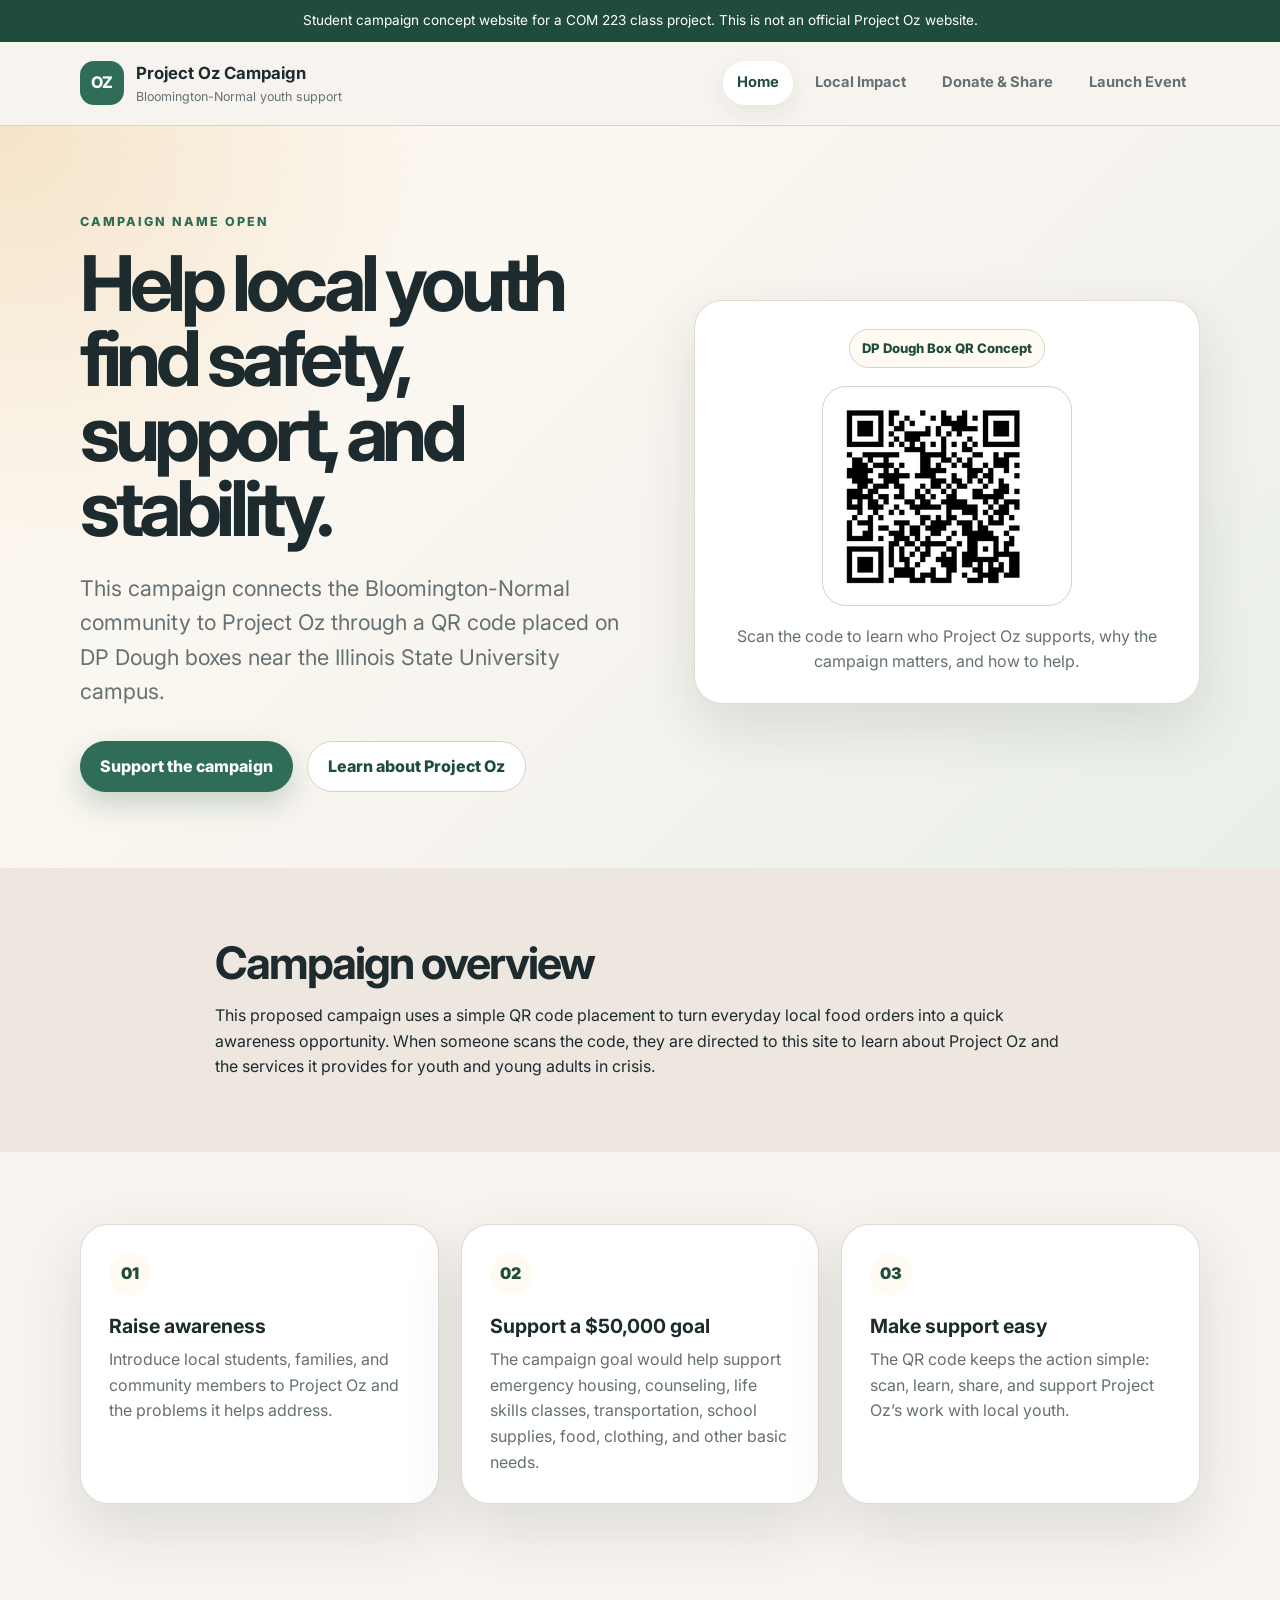
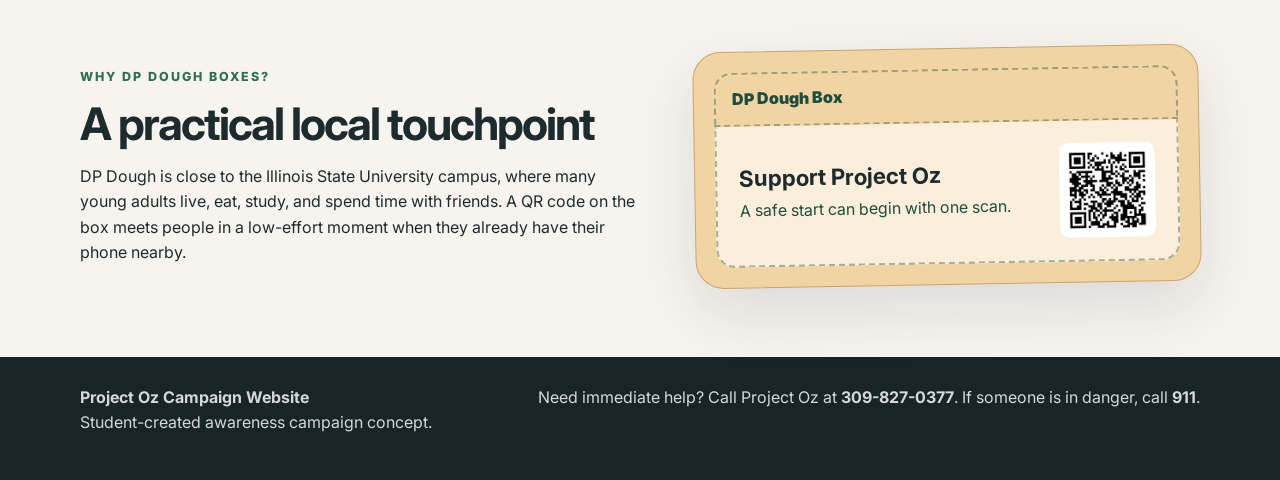
<file: index.html>
<!doctype html>
<html lang="en">
<head>
  <meta charset="utf-8">
  <meta name="viewport" content="width=device-width, initial-scale=1">
  <meta name="description" content="Student campaign concept website for Project Oz, focused on local awareness and support for youth services.">
  <title>Project Oz Campaign | Home</title>
  <link rel="preconnect" href="https://fonts.googleapis.com">
  <link rel="preconnect" href="https://fonts.gstatic.com" crossorigin>
  <link href="https://fonts.googleapis.com/css2?family=Inter:wght@400;500;600;700;800&display=swap" rel="stylesheet">
  <link rel="stylesheet" href="styles.css">
</head>
<body>
  <a class="skip-link" href="#main-content">Skip to main content</a>

  <div class="notice">Student campaign concept website for a COM 223 class project. This is not an official Project Oz website.</div>

  <header class="site-header">
    <div class="container header-inner">
      <a class="brand" href="index.html" aria-label="Project Oz Campaign homepage">
        <span class="brand-mark">OZ</span>
        <span>
          <strong>Project Oz Campaign</strong>
          <small>Bloomington-Normal youth support</small>
        </span>
      </a>
      <nav class="nav" aria-label="Main navigation">
        <a class="active" href="index.html">Home</a>
        <a href="local-impact.html">Local Impact</a>
        <a href="donate-share.html">Donate &amp; Share</a>
        <a href="launch-event.html">Launch Event</a>
      </nav>
    </div>
  </header>

  <main id="main-content">
    <section class="hero section">
      <div class="container hero-grid">
        <div class="hero-copy">
          <p class="eyebrow">Campaign name open</p>
          <h1>Help local youth find safety, support, and stability.</h1>
          <p class="lead">This campaign connects the Bloomington-Normal community to Project Oz through a QR code placed on DP Dough boxes near the Illinois State University campus.</p>
          <div class="cta-row">
            <a class="button primary" href="donate-share.html">Support the campaign</a>
            <a class="button secondary" href="local-impact.html">Learn about Project Oz</a>
          </div>
        </div>

        <aside class="scan-card" aria-label="QR code campaign concept">
          <div class="box-label">DP Dough Box QR Concept</div>
          <div class="qr-frame">
            <img src="project-oz-qr.png" alt="QR code linking to the Project Oz campaign website">
          </div>
          <p>Scan the code to learn who Project Oz supports, why the campaign matters, and how to help.</p>
        </aside>
      </div>
    </section>

    <section class="section soft-bg">
      <div class="container narrow">
        <h2>Campaign overview</h2>
        <p>This proposed campaign uses a simple QR code placement to turn everyday local food orders into a quick awareness opportunity. When someone scans the code, they are directed to this site to learn about Project Oz and the services it provides for youth and young adults in crisis.</p>
      </div>
    </section>

    <section class="section">
      <div class="container cards-three">
        <article class="info-card">
          <span class="card-number">01</span>
          <h3>Raise awareness</h3>
          <p>Introduce local students, families, and community members to Project Oz and the problems it helps address.</p>
        </article>
        <article class="info-card">
          <span class="card-number">02</span>
          <h3>Support a $50,000 goal</h3>
          <p>The campaign goal would help support emergency housing, counseling, life skills classes, transportation, school supplies, food, clothing, and other basic needs.</p>
        </article>
        <article class="info-card">
          <span class="card-number">03</span>
          <h3>Make support easy</h3>
          <p>The QR code keeps the action simple: scan, learn, share, and support Project Oz’s work with local youth.</p>
        </article>
      </div>
    </section>

    <section class="section split-section">
      <div class="container split-grid">
        <div>
          <p class="eyebrow">Why DP Dough boxes?</p>
          <h2>A practical local touchpoint</h2>
          <p>DP Dough is close to the Illinois State University campus, where many young adults live, eat, study, and spend time with friends. A QR code on the box meets people in a low-effort moment when they already have their phone nearby.</p>
        </div>
        <div class="mock-box" role="img" aria-label="Illustration of a pizza box with a QR campaign label">
          <div class="mock-box-top">DP Dough Box</div>
          <div class="mock-box-content">
            <div>
              <strong>Support Project Oz</strong>
              <span>A safe start can begin with one scan.</span>
            </div>
            <img src="project-oz-qr.png" alt="">
          </div>
        </div>
      </div>
    </section>
  </main>

  <footer class="site-footer">
    <div class="container footer-grid">
      <p><strong>Project Oz Campaign Website</strong><br>Student-created awareness campaign concept.</p>
      <p>Need immediate help? Call Project Oz at <strong>309-827-0377</strong>. If someone is in danger, call <strong>911</strong>.</p>
    </div>
  </footer>
</body>
</html>
</file>
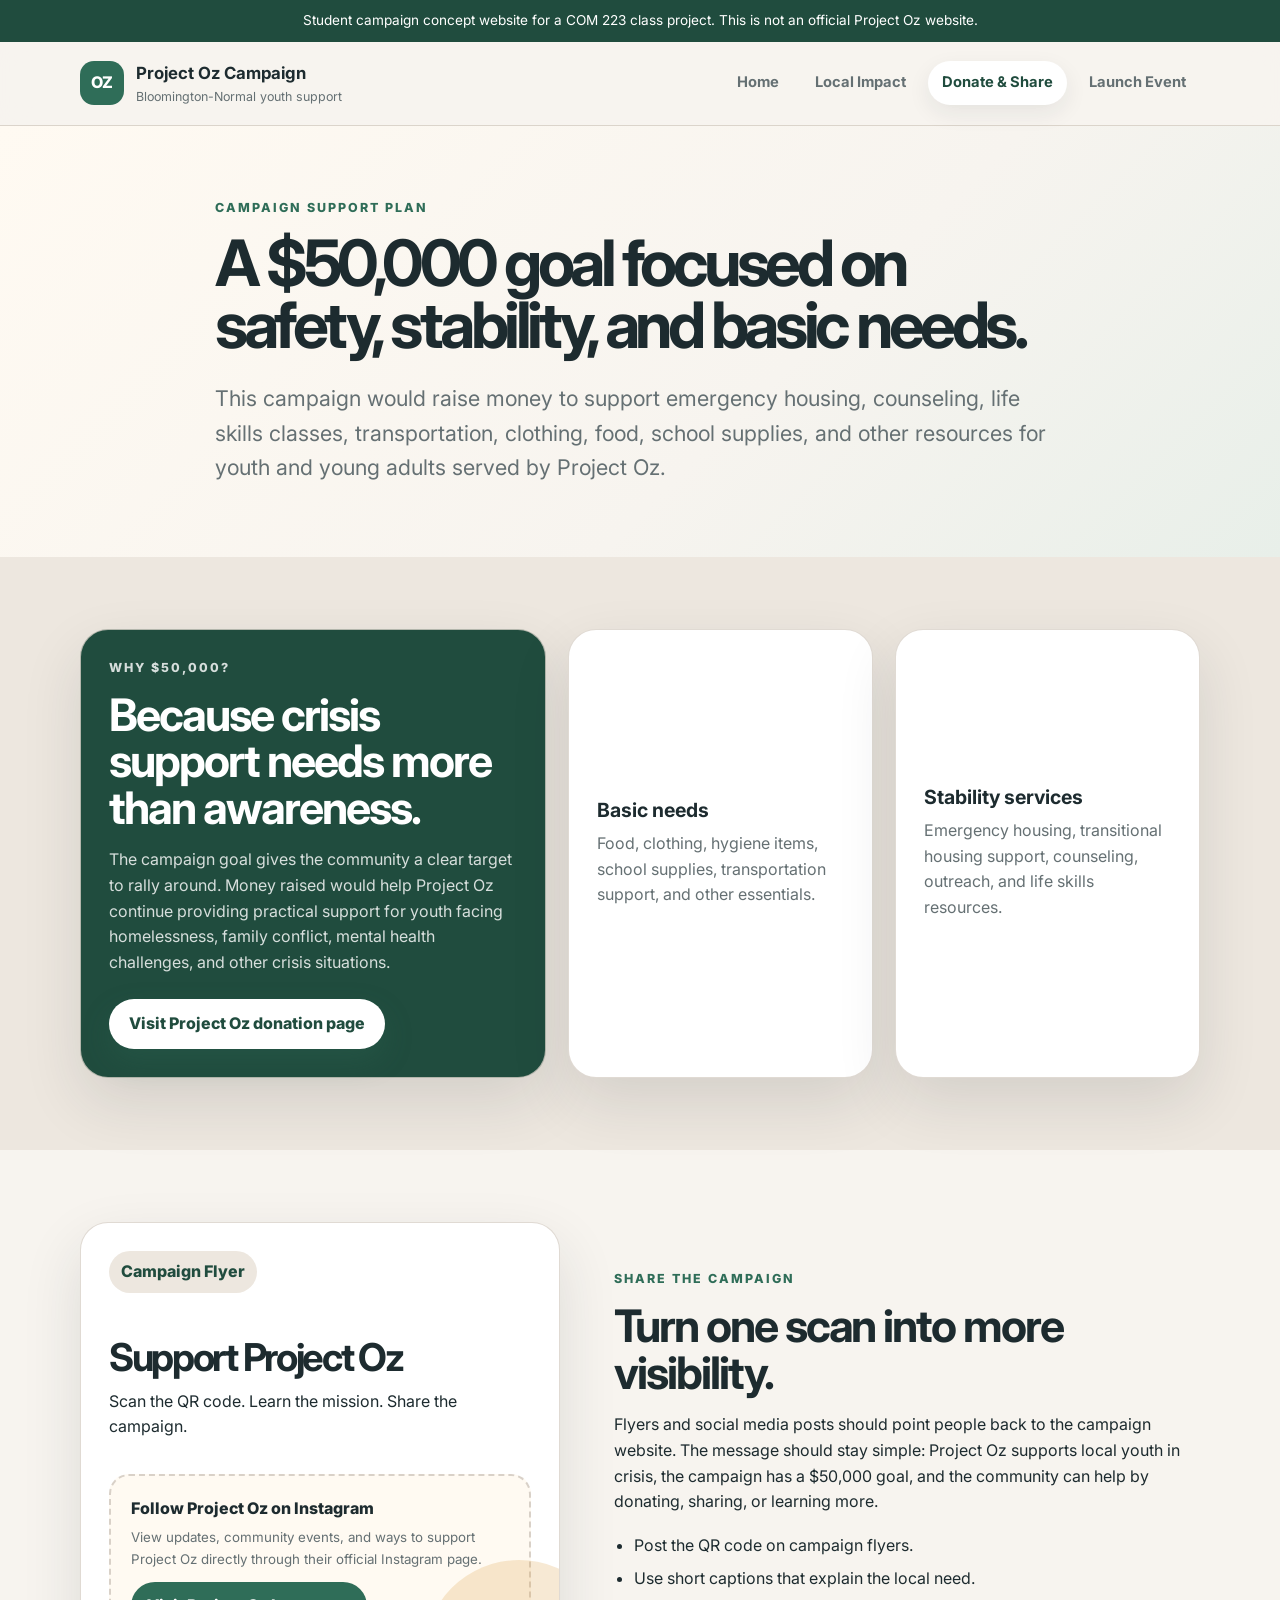
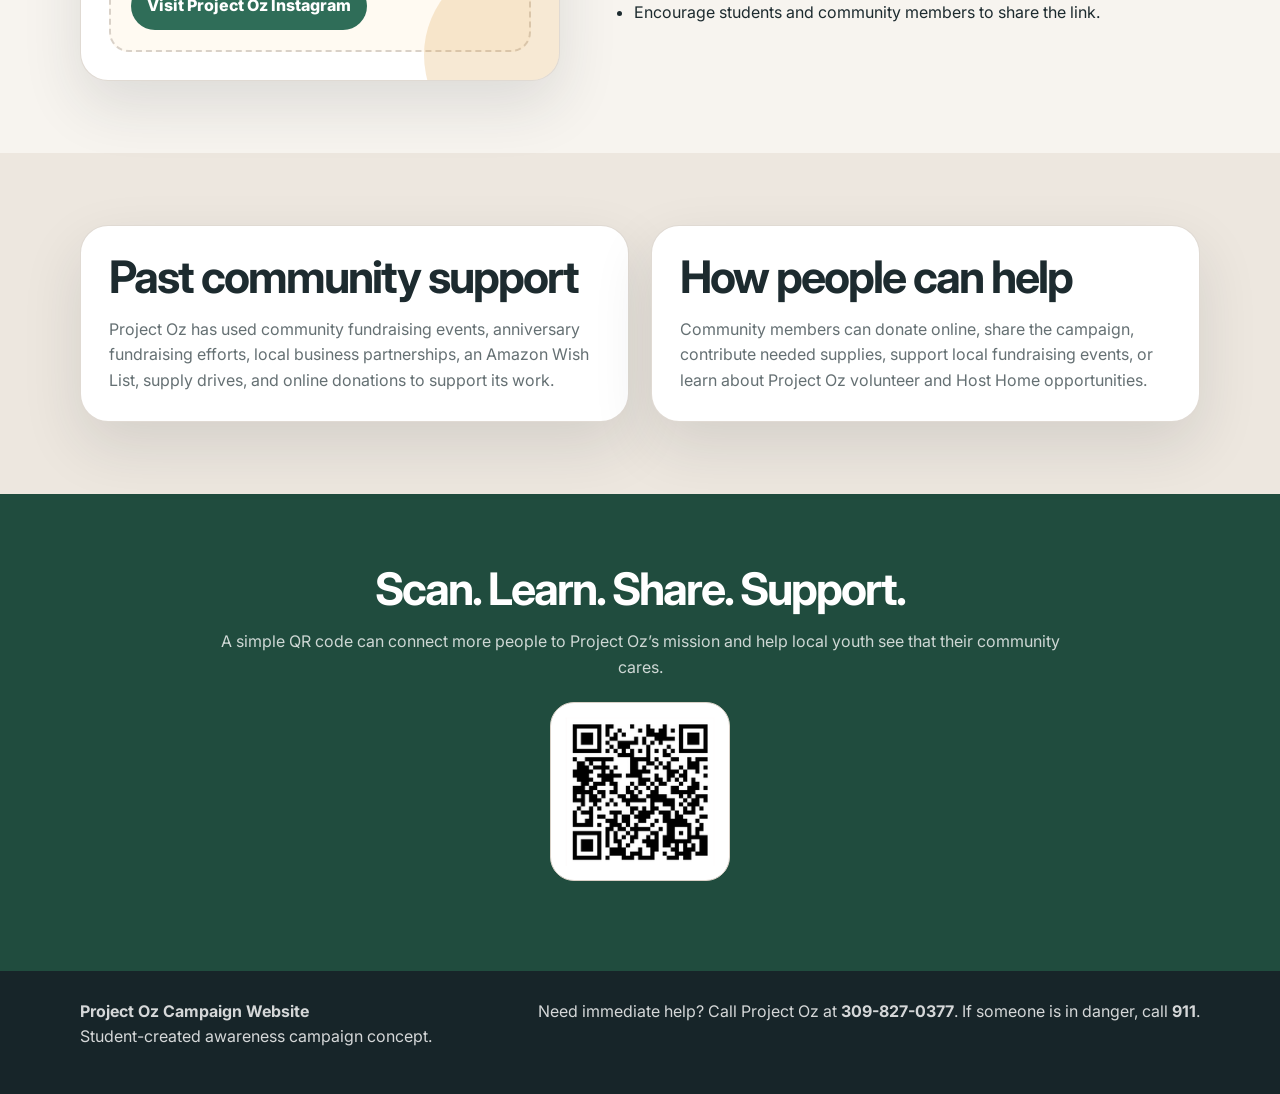
<file: donate-share.html>
<!doctype html>
<html lang="en">
<head>
  <meta charset="utf-8">
  <meta name="viewport" content="width=device-width, initial-scale=1">
  <meta name="description" content="Donation, sharing, and community support plan for the Project Oz campaign concept.">
  <title>Project Oz Campaign | Donate & Share</title>
  <link rel="preconnect" href="https://fonts.googleapis.com">
  <link rel="preconnect" href="https://fonts.gstatic.com" crossorigin>
  <link href="https://fonts.googleapis.com/css2?family=Inter:wght@400;500;600;700;800&display=swap" rel="stylesheet">
  <link rel="stylesheet" href="styles.css">
</head>
<body>
  <a class="skip-link" href="#main-content">Skip to main content</a>
  <div class="notice">Student campaign concept website for a COM 223 class project. This is not an official Project Oz website.</div>

  <header class="site-header">
    <div class="container header-inner">
      <a class="brand" href="index.html" aria-label="Project Oz Campaign homepage">
        <span class="brand-mark">OZ</span>
        <span>
          <strong>Project Oz Campaign</strong>
          <small>Bloomington-Normal youth support</small>
        </span>
      </a>
      <nav class="nav" aria-label="Main navigation">
        <a href="index.html">Home</a>
        <a href="local-impact.html">Local Impact</a>
        <a class="active" href="donate-share.html">Donate &amp; Share</a>
        <a href="launch-event.html">Launch Event</a>
      </nav>
    </div>
  </header>

  <main id="main-content">
    <section class="page-hero section">
      <div class="container narrow">
        <p class="eyebrow">Campaign support plan</p>
        <h1>A $50,000 goal focused on safety, stability, and basic needs.</h1>
        <p class="lead">This campaign would raise money to support emergency housing, counseling, life skills classes, transportation, clothing, food, school supplies, and other resources for youth and young adults served by Project Oz.</p>
      </div>
    </section>

    <section class="section soft-bg">
      <div class="container donation-grid">
        <article class="donation-card main-donation">
          <p class="eyebrow">Why $50,000?</p>
          <h2>Because crisis support needs more than awareness.</h2>
          <p>The campaign goal gives the community a clear target to rally around. Money raised would help Project Oz continue providing practical support for youth facing homelessness, family conflict, mental health challenges, and other crisis situations.</p>
          <a class="button primary" href="https://projectoz.networkforgood.com/" target="_blank" rel="noopener">Visit Project Oz donation page</a>
        </article>
        <article class="donation-card mini-card">
          <h3>Basic needs</h3>
          <p>Food, clothing, hygiene items, school supplies, transportation support, and other essentials.</p>
        </article>
        <article class="donation-card mini-card">
          <h3>Stability services</h3>
          <p>Emergency housing, transitional housing support, counseling, outreach, and life skills resources.</p>
        </article>
      </div>
    </section>

    <section class="section">
      <div class="container split-grid reverse">
        <div class="flyer-preview" role="img" aria-label="Flyer and social media advertisement concept">
          <div class="flyer-header">Campaign Flyer</div>
          <h3>Support Project Oz</h3>
          <p>Scan the QR code. Learn the mission. Share the campaign.</p>
          <div class="social-card">
            <span>Follow Project Oz on Instagram</span>
            <small>View updates, community events, and ways to support Project Oz directly through their official Instagram page.</small>
            <a href="https://www.instagram.com/projectoz/" target="_blank" rel="noopener noreferrer" class="social-link">Visit Project Oz Instagram</a>
          </div>
        </div>
        <div>
          <p class="eyebrow">Share the campaign</p>
          <h2>Turn one scan into more visibility.</h2>
          <p>Flyers and social media posts should point people back to the campaign website. The message should stay simple: Project Oz supports local youth in crisis, the campaign has a $50,000 goal, and the community can help by donating, sharing, or learning more.</p>
          <ul class="check-list">
            <li>Post the QR code on campaign flyers.</li>
            <li>Use short captions that explain the local need.</li>
            <li>Encourage students and community members to share the link.</li>
          </ul>
        </div>
      </div>
    </section>

    <section class="section soft-bg">
      <div class="container content-grid">
        <article class="content-card">
          <h2>Past community support</h2>
          <p>Project Oz has used community fundraising events, anniversary fundraising efforts, local business partnerships, an Amazon Wish List, supply drives, and online donations to support its work.</p>
        </article>
        <article class="content-card">
          <h2>How people can help</h2>
          <p>Community members can donate online, share the campaign, contribute needed supplies, support local fundraising events, or learn about Project Oz volunteer and Host Home opportunities.</p>
        </article>
      </div>
    </section>

    <section class="section final-cta">
      <div class="container narrow center">
        <h2>Scan. Learn. Share. Support.</h2>
        <p>A simple QR code can connect more people to Project Oz’s mission and help local youth see that their community cares.</p>
        <div class="qr-frame small">
          <img src="project-oz-qr.png" alt="QR code linking to the Project Oz campaign website">
        </div>
      </div>
    </section>
  </main>

  <footer class="site-footer">
    <div class="container footer-grid">
      <p><strong>Project Oz Campaign Website</strong><br>Student-created awareness campaign concept.</p>
      <p>Need immediate help? Call Project Oz at <strong>309-827-0377</strong>. If someone is in danger, call <strong>911</strong>.</p>
    </div>
  </footer>
</body>
</html>
</file>
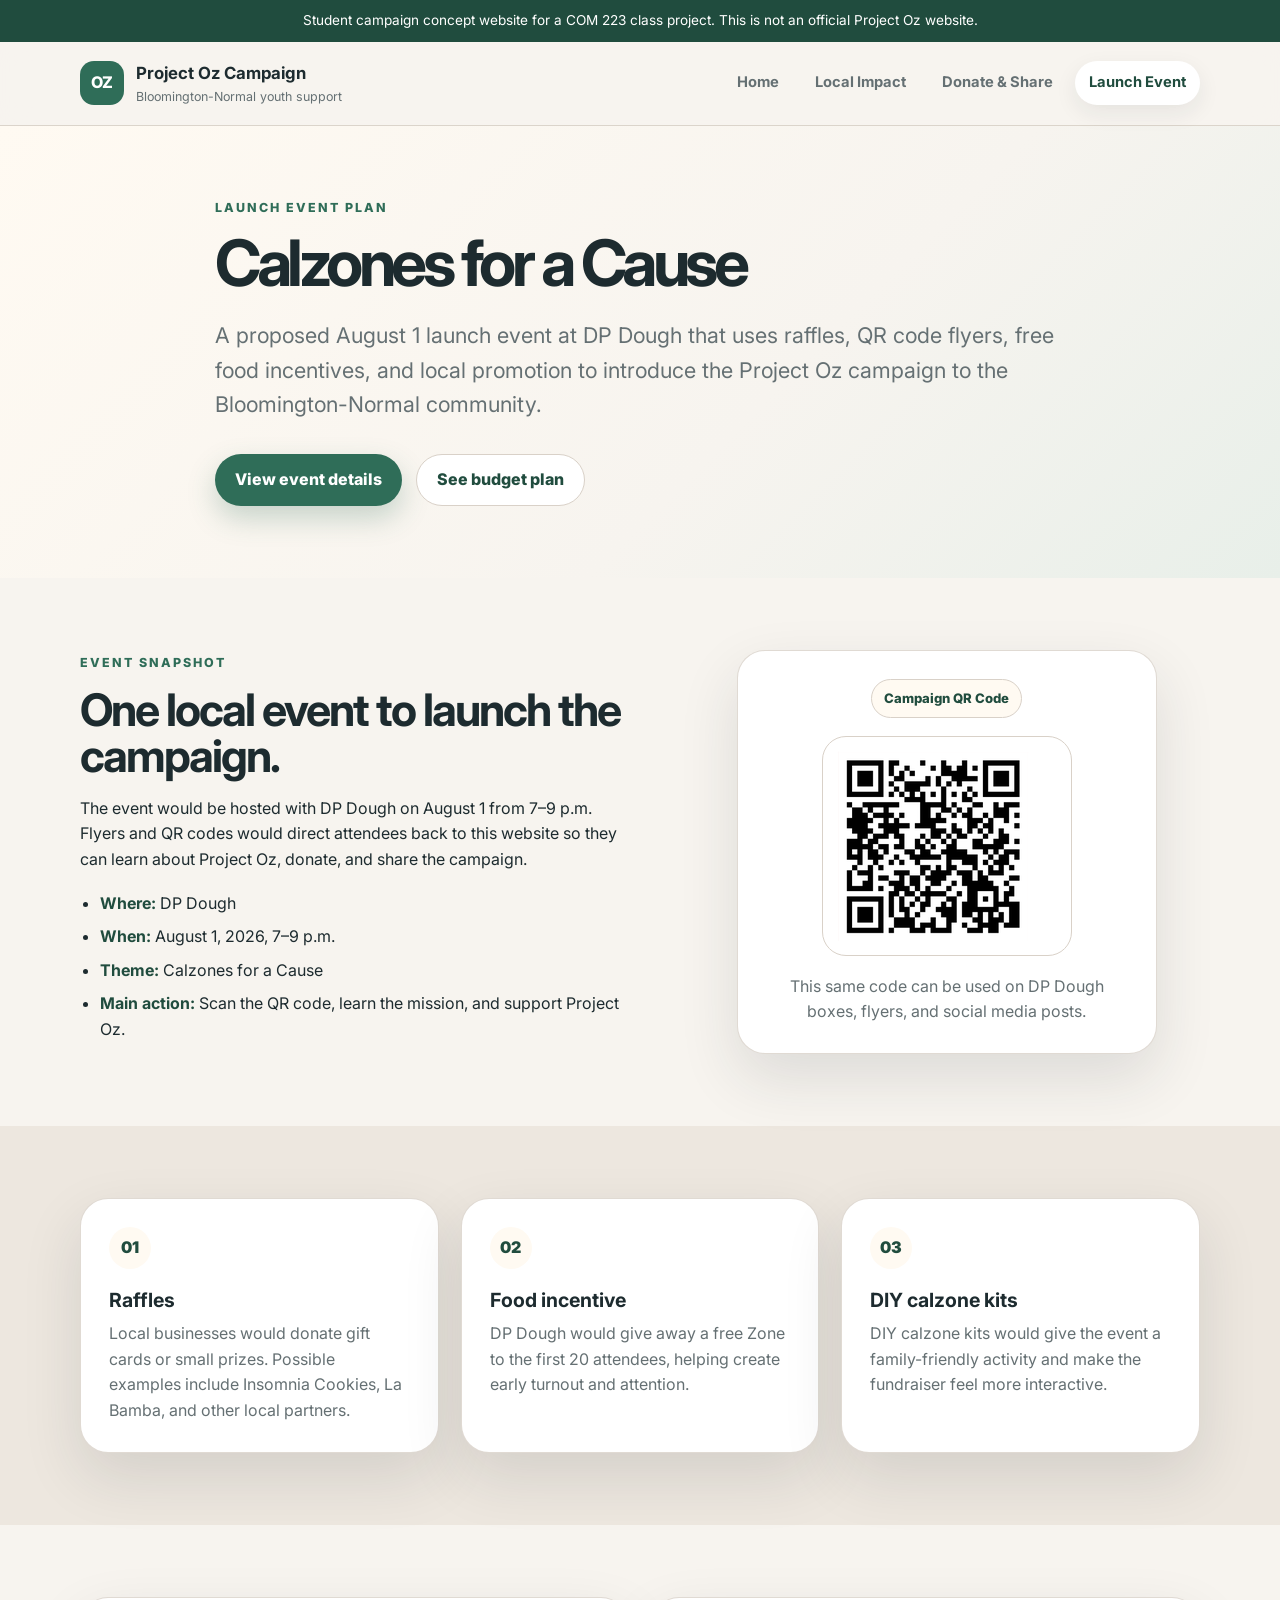
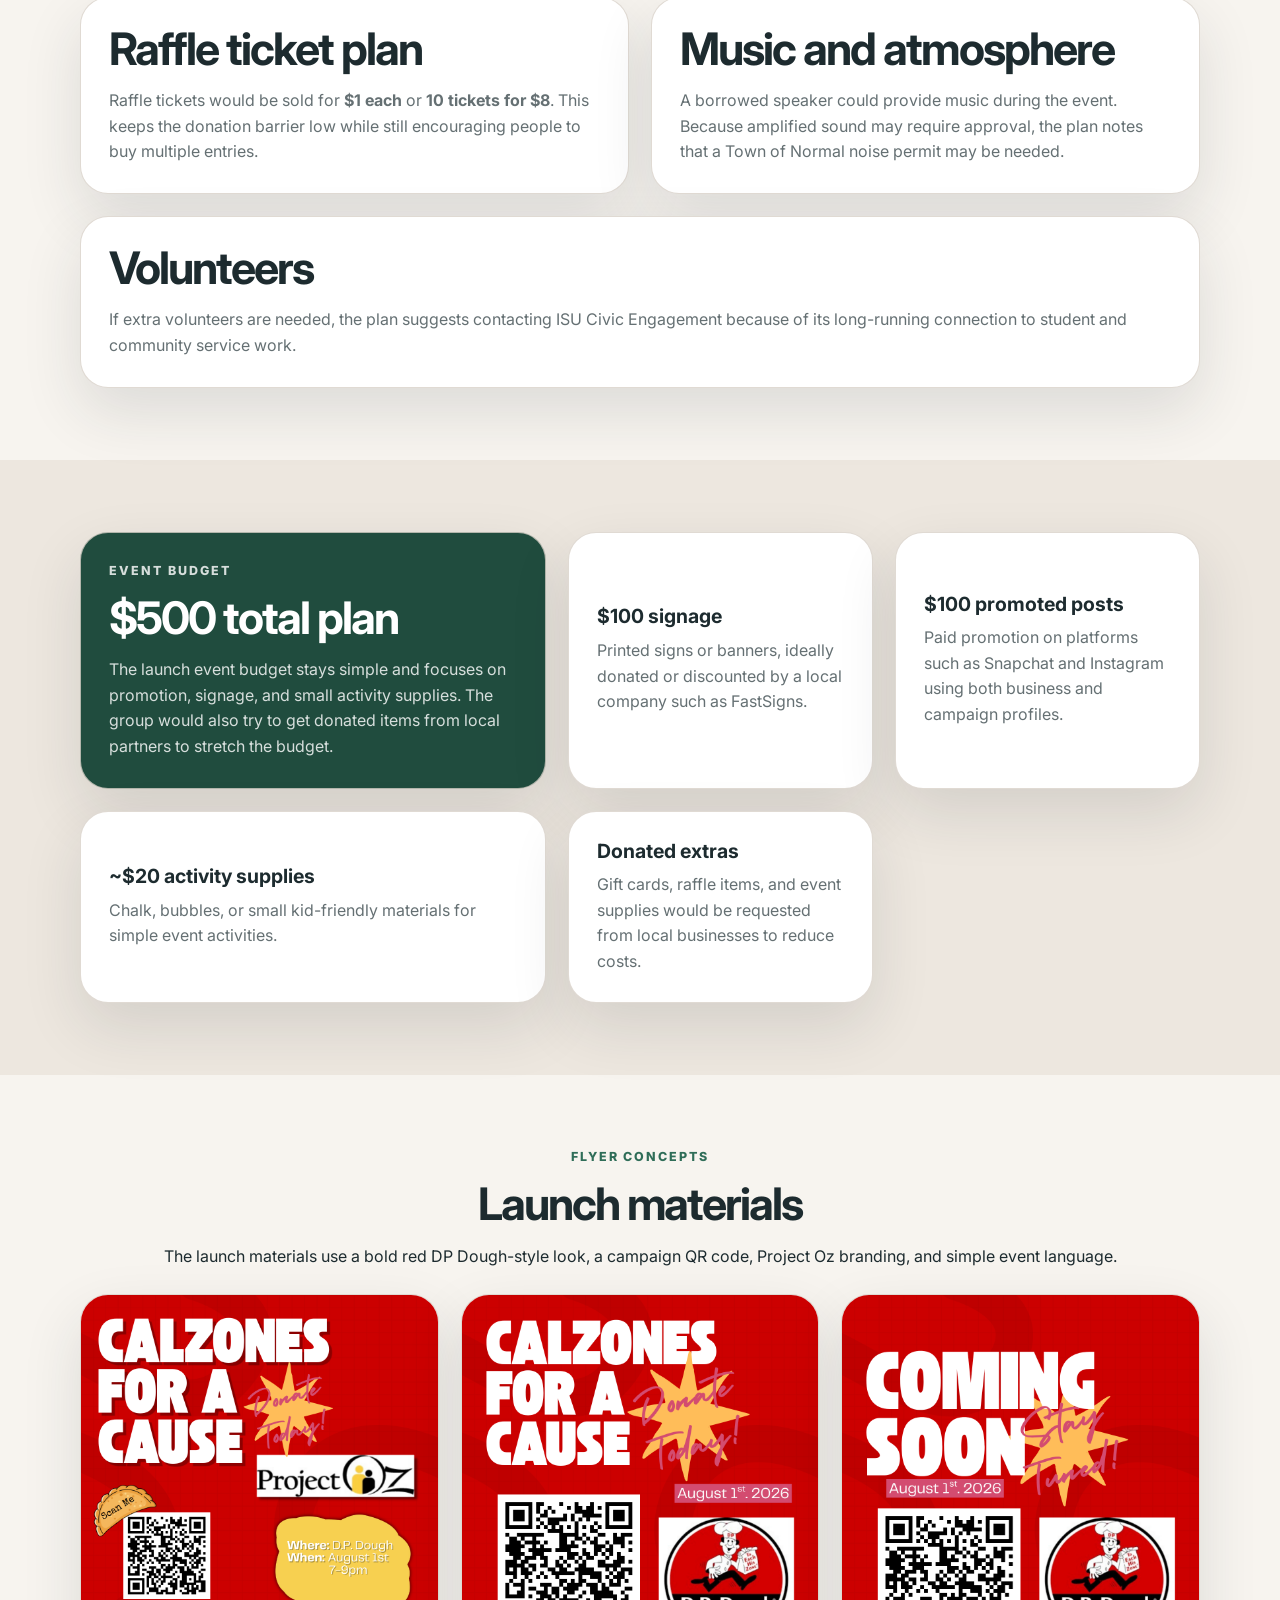
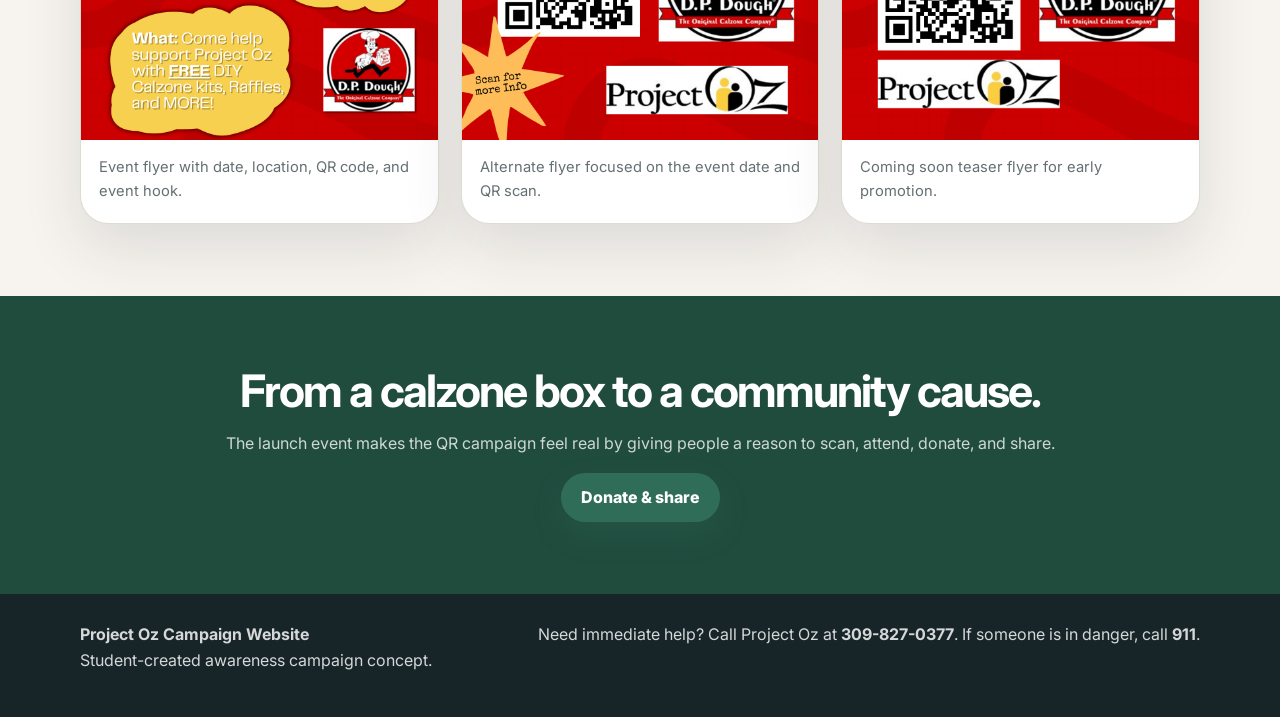
<file: launch-event.html>
<!doctype html>
<html lang="en">
<head>
  <meta charset="utf-8">
  <meta name="viewport" content="width=device-width, initial-scale=1">
  <meta name="description" content="Launch event plan for the Project Oz campaign concept with DP Dough.">
  <title>Project Oz Campaign | Launch Event</title>
  <link rel="preconnect" href="https://fonts.googleapis.com">
  <link rel="preconnect" href="https://fonts.gstatic.com" crossorigin>
  <link href="https://fonts.googleapis.com/css2?family=Inter:wght@400;500;600;700;800&display=swap" rel="stylesheet">
  <link rel="stylesheet" href="styles.css">
</head>
<body>
  <a class="skip-link" href="#main-content">Skip to main content</a>
  <div class="notice">Student campaign concept website for a COM 223 class project. This is not an official Project Oz website.</div>

  <header class="site-header">
    <div class="container header-inner">
      <a class="brand" href="index.html" aria-label="Project Oz Campaign homepage">
        <span class="brand-mark">OZ</span>
        <span>
          <strong>Project Oz Campaign</strong>
          <small>Bloomington-Normal youth support</small>
        </span>
      </a>
      <nav class="nav" aria-label="Main navigation">
        <a href="index.html">Home</a>
        <a href="local-impact.html">Local Impact</a>
        <a href="donate-share.html">Donate &amp; Share</a>
        <a class="active" href="launch-event.html">Launch Event</a>
      </nav>
    </div>
  </header>

  <main id="main-content">
    <section class="page-hero section">
      <div class="container narrow">
        <p class="eyebrow">Launch event plan</p>
        <h1>Calzones for a Cause</h1>
        <p class="lead">A proposed August 1 launch event at DP Dough that uses raffles, QR code flyers, free food incentives, and local promotion to introduce the Project Oz campaign to the Bloomington-Normal community.</p>
        <div class="cta-row">
          <a class="button primary" href="#event-details">View event details</a>
          <a class="button secondary" href="#budget">See budget plan</a>
        </div>
      </div>
    </section>

    <section class="section">
      <div class="container split-grid">
        <div>
          <p class="eyebrow">Event snapshot</p>
          <h2>One local event to launch the campaign.</h2>
          <p>The event would be hosted with DP Dough on August 1 from 7–9 p.m. Flyers and QR codes would direct attendees back to this website so they can learn about Project Oz, donate, and share the campaign.</p>
          <ul class="check-list event-checklist">
            <li><strong>Where:</strong> DP Dough</li>
            <li><strong>When:</strong> August 1, 2026, 7–9 p.m.</li>
            <li><strong>Theme:</strong> Calzones for a Cause</li>
            <li><strong>Main action:</strong> Scan the QR code, learn the mission, and support Project Oz.</li>
          </ul>
        </div>
        <aside class="scan-card event-qr-card" aria-label="QR code for the campaign website">
          <div class="box-label">Campaign QR Code</div>
          <div class="qr-frame">
            <img src="project-oz-qr.png" alt="QR code linking to the Project Oz campaign website">
          </div>
          <p>This same code can be used on DP Dough boxes, flyers, and social media posts.</p>
        </aside>
      </div>
    </section>

    <section id="event-details" class="section soft-bg">
      <div class="container cards-three">
        <article class="info-card">
          <span class="card-number">01</span>
          <h3>Raffles</h3>
          <p>Local businesses would donate gift cards or small prizes. Possible examples include Insomnia Cookies, La Bamba, and other local partners.</p>
        </article>
        <article class="info-card">
          <span class="card-number">02</span>
          <h3>Food incentive</h3>
          <p>DP Dough would give away a free Zone to the first 20 attendees, helping create early turnout and attention.</p>
        </article>
        <article class="info-card">
          <span class="card-number">03</span>
          <h3>DIY calzone kits</h3>
          <p>DIY calzone kits would give the event a family-friendly activity and make the fundraiser feel more interactive.</p>
        </article>
      </div>
    </section>

    <section class="section">
      <div class="container content-grid">
        <article class="content-card">
          <h2>Raffle ticket plan</h2>
          <p>Raffle tickets would be sold for <strong>$1 each</strong> or <strong>10 tickets for $8</strong>. This keeps the donation barrier low while still encouraging people to buy multiple entries.</p>
        </article>
        <article class="content-card">
          <h2>Music and atmosphere</h2>
          <p>A borrowed speaker could provide music during the event. Because amplified sound may require approval, the plan notes that a Town of Normal noise permit may be needed.</p>
        </article>
        <article class="content-card wide">
          <h2>Volunteers</h2>
          <p>If extra volunteers are needed, the plan suggests contacting ISU Civic Engagement because of its long-running connection to student and community service work.</p>
        </article>
      </div>
    </section>

    <section id="budget" class="section soft-bg">
      <div class="container donation-grid">
        <article class="donation-card main-donation">
          <p class="eyebrow">Event budget</p>
          <h2>$500 total plan</h2>
          <p>The launch event budget stays simple and focuses on promotion, signage, and small activity supplies. The group would also try to get donated items from local partners to stretch the budget.</p>
        </article>
        <article class="donation-card mini-card">
          <h3>$100 signage</h3>
          <p>Printed signs or banners, ideally donated or discounted by a local company such as FastSigns.</p>
        </article>
        <article class="donation-card mini-card">
          <h3>$100 promoted posts</h3>
          <p>Paid promotion on platforms such as Snapchat and Instagram using both business and campaign profiles.</p>
        </article>
        <article class="donation-card mini-card">
          <h3>~$20 activity supplies</h3>
          <p>Chalk, bubbles, or small kid-friendly materials for simple event activities.</p>
        </article>
        <article class="donation-card mini-card">
          <h3>Donated extras</h3>
          <p>Gift cards, raffle items, and event supplies would be requested from local businesses to reduce costs.</p>
        </article>
      </div>
    </section>

    <section class="section">
      <div class="container">
        <div class="section-heading center">
          <p class="eyebrow">Flyer concepts</p>
          <h2>Launch materials</h2>
          <p>The launch materials use a bold red DP Dough-style look, a campaign QR code, Project Oz branding, and simple event language.</p>
        </div>
        <div class="launch-gallery">
          <figure>
            <img src="launch-flyer-details.png" alt="Calzones for a Cause flyer with date, location, QR code, DP Dough logo, and Project Oz logo">
            <figcaption>Event flyer with date, location, QR code, and event hook.</figcaption>
          </figure>
          <figure>
            <img src="launch-flyer-date.png" alt="Calzones for a Cause flyer showing August 1, 2026 and QR code">
            <figcaption>Alternate flyer focused on the event date and QR scan.</figcaption>
          </figure>
          <figure>
            <img src="launch-flyer-coming-soon.png" alt="Coming soon campaign flyer with QR code, DP Dough logo, and Project Oz logo">
            <figcaption>Coming soon teaser flyer for early promotion.</figcaption>
          </figure>
        </div>
      </div>
    </section>

    <section class="section final-cta">
      <div class="container narrow center">
        <h2>From a calzone box to a community cause.</h2>
        <p>The launch event makes the QR campaign feel real by giving people a reason to scan, attend, donate, and share.</p>
        <a class="button primary" href="donate-share.html">Donate &amp; share</a>
      </div>
    </section>
  </main>

  <footer class="site-footer">
    <div class="container footer-grid">
      <p><strong>Project Oz Campaign Website</strong><br>Student-created awareness campaign concept.</p>
      <p>Need immediate help? Call Project Oz at <strong>309-827-0377</strong>. If someone is in danger, call <strong>911</strong>.</p>
    </div>
  </footer>
</body>
</html>
</file>
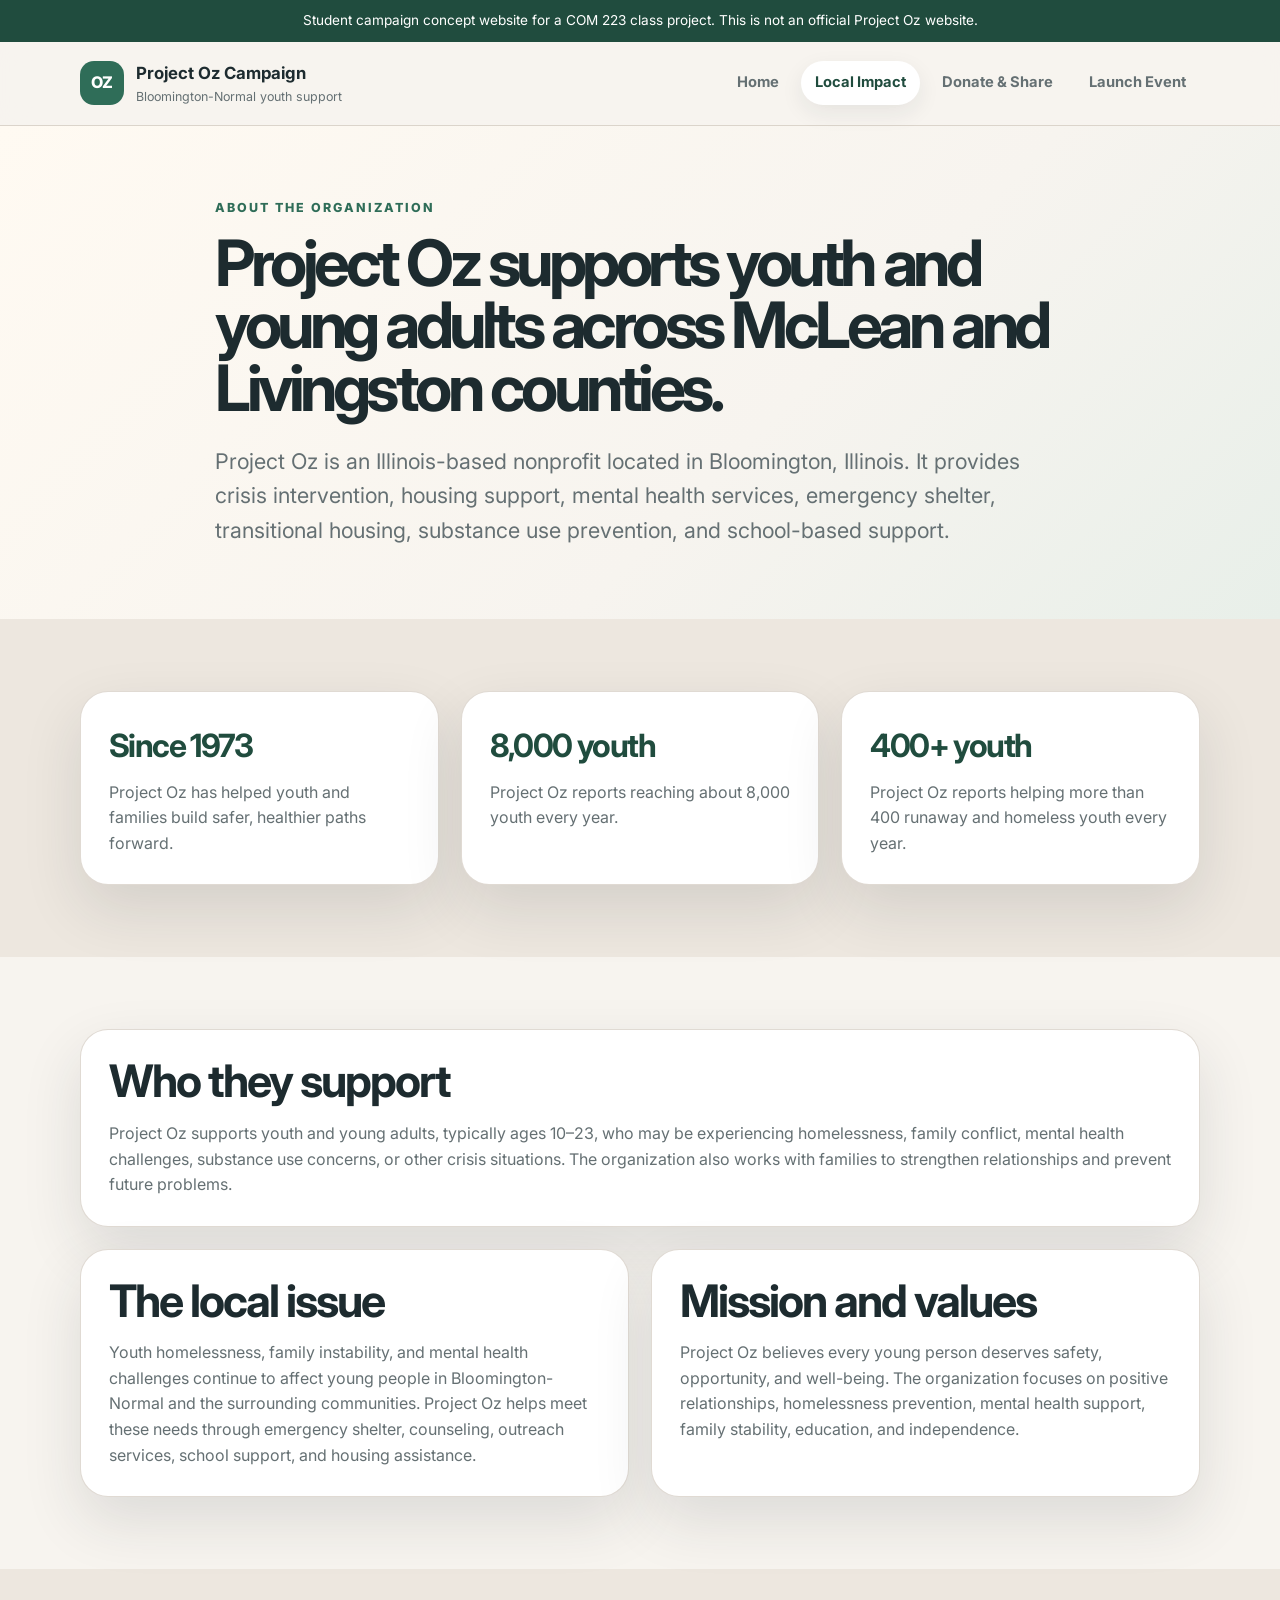
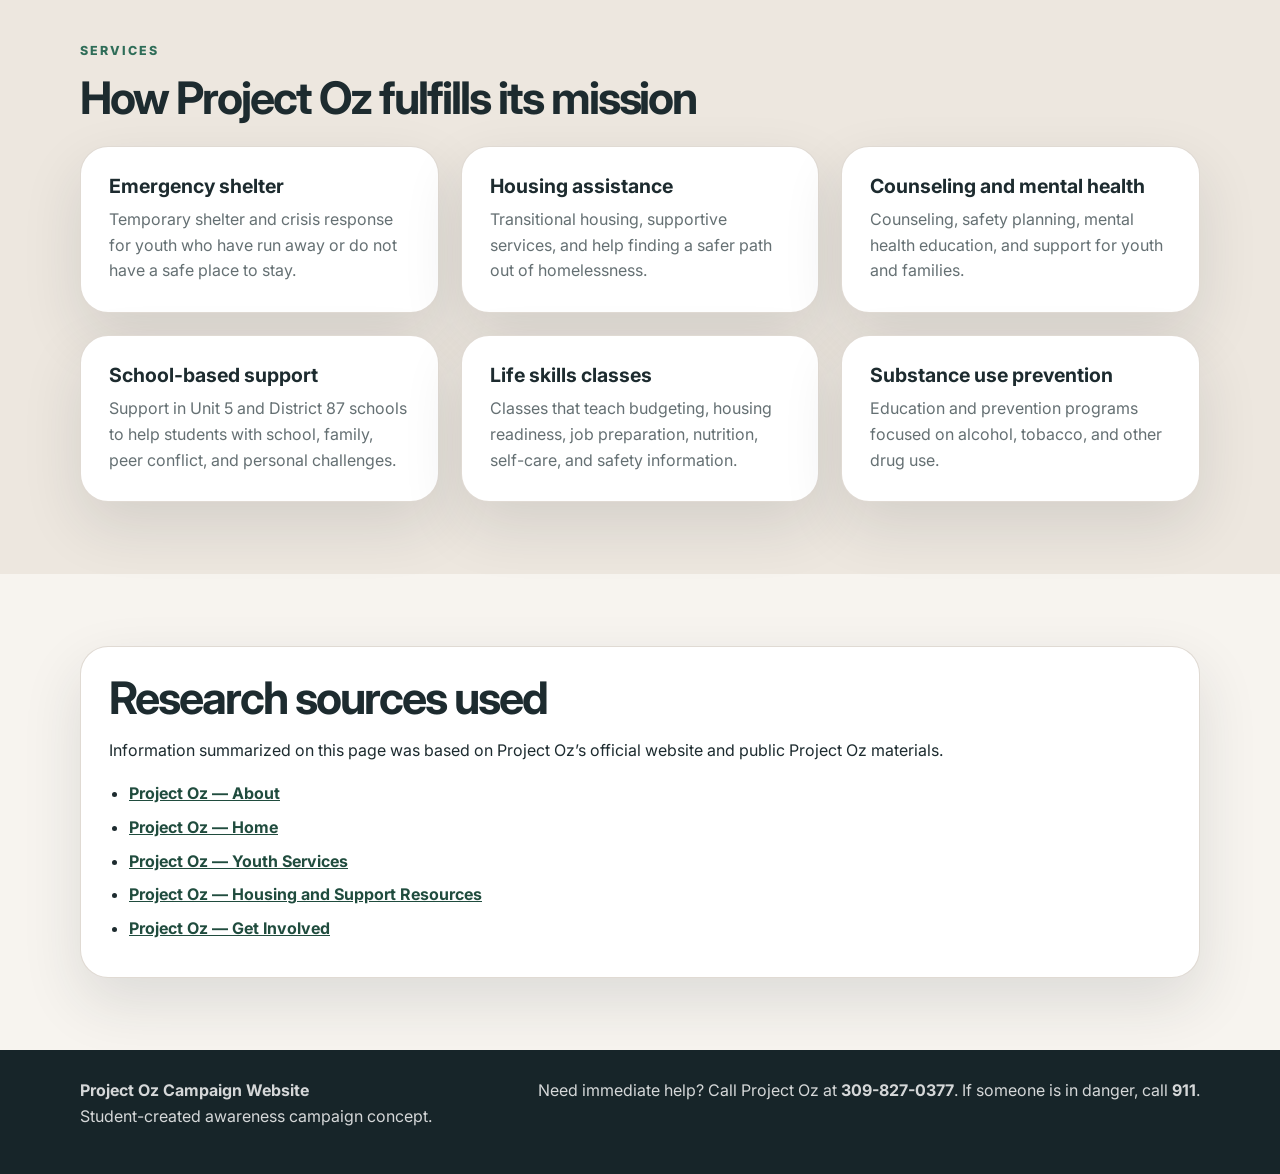
<file: local-impact.html>
<!doctype html>
<html lang="en">
<head>
  <meta charset="utf-8">
  <meta name="viewport" content="width=device-width, initial-scale=1">
  <meta name="description" content="Background information on Project Oz and the local issues the campaign addresses.">
  <title>Project Oz Campaign | Local Impact</title>
  <link rel="preconnect" href="https://fonts.googleapis.com">
  <link rel="preconnect" href="https://fonts.gstatic.com" crossorigin>
  <link href="https://fonts.googleapis.com/css2?family=Inter:wght@400;500;600;700;800&display=swap" rel="stylesheet">
  <link rel="stylesheet" href="styles.css">
</head>
<body>
  <a class="skip-link" href="#main-content">Skip to main content</a>
  <div class="notice">Student campaign concept website for a COM 223 class project. This is not an official Project Oz website.</div>

  <header class="site-header">
    <div class="container header-inner">
      <a class="brand" href="index.html" aria-label="Project Oz Campaign homepage">
        <span class="brand-mark">OZ</span>
        <span>
          <strong>Project Oz Campaign</strong>
          <small>Bloomington-Normal youth support</small>
        </span>
      </a>
      <nav class="nav" aria-label="Main navigation">
        <a href="index.html">Home</a>
        <a class="active" href="local-impact.html">Local Impact</a>
        <a href="donate-share.html">Donate &amp; Share</a>
        <a href="launch-event.html">Launch Event</a>
      </nav>
    </div>
  </header>

  <main id="main-content">
    <section class="page-hero section">
      <div class="container narrow">
        <p class="eyebrow">About the organization</p>
        <h1>Project Oz supports youth and young adults across McLean and Livingston counties.</h1>
        <p class="lead">Project Oz is an Illinois-based nonprofit located in Bloomington, Illinois. It provides crisis intervention, housing support, mental health services, emergency shelter, transitional housing, substance use prevention, and school-based support.</p>
      </div>
    </section>

    <section class="section soft-bg">
      <div class="container stats-grid">
        <article class="stat-card">
          <strong>Since 1973</strong>
          <span>Project Oz has helped youth and families build safer, healthier paths forward.</span>
        </article>
        <article class="stat-card">
          <strong>8,000 youth</strong>
          <span>Project Oz reports reaching about 8,000 youth every year.</span>
        </article>
        <article class="stat-card">
          <strong>400+ youth</strong>
          <span>Project Oz reports helping more than 400 runaway and homeless youth every year.</span>
        </article>
      </div>
    </section>

    <section class="section">
      <div class="container content-grid">
        <article class="content-card wide">
          <h2>Who they support</h2>
          <p>Project Oz supports youth and young adults, typically ages 10–23, who may be experiencing homelessness, family conflict, mental health challenges, substance use concerns, or other crisis situations. The organization also works with families to strengthen relationships and prevent future problems.</p>
        </article>

        <article class="content-card">
          <h2>The local issue</h2>
          <p>Youth homelessness, family instability, and mental health challenges continue to affect young people in Bloomington-Normal and the surrounding communities. Project Oz helps meet these needs through emergency shelter, counseling, outreach services, school support, and housing assistance.</p>
        </article>

        <article class="content-card">
          <h2>Mission and values</h2>
          <p>Project Oz believes every young person deserves safety, opportunity, and well-being. The organization focuses on positive relationships, homelessness prevention, mental health support, family stability, education, and independence.</p>
        </article>
      </div>
    </section>

    <section class="section soft-bg">
      <div class="container">
        <div class="section-heading">
          <p class="eyebrow">Services</p>
          <h2>How Project Oz fulfills its mission</h2>
        </div>
        <div class="service-grid">
          <article>
            <h3>Emergency shelter</h3>
            <p>Temporary shelter and crisis response for youth who have run away or do not have a safe place to stay.</p>
          </article>
          <article>
            <h3>Housing assistance</h3>
            <p>Transitional housing, supportive services, and help finding a safer path out of homelessness.</p>
          </article>
          <article>
            <h3>Counseling and mental health</h3>
            <p>Counseling, safety planning, mental health education, and support for youth and families.</p>
          </article>
          <article>
            <h3>School-based support</h3>
            <p>Support in Unit 5 and District 87 schools to help students with school, family, peer conflict, and personal challenges.</p>
          </article>
          <article>
            <h3>Life skills classes</h3>
            <p>Classes that teach budgeting, housing readiness, job preparation, nutrition, self-care, and safety information.</p>
          </article>
          <article>
            <h3>Substance use prevention</h3>
            <p>Education and prevention programs focused on alcohol, tobacco, and other drug use.</p>
          </article>
        </div>
      </div>
    </section>

    <section class="section">
      <div class="container sources-card">
        <h2>Research sources used</h2>
        <p>Information summarized on this page was based on Project Oz’s official website and public Project Oz materials.</p>
        <ul class="source-list">
          <li><a href="https://www.projectoz.org/about/" target="_blank" rel="noopener">Project Oz — About</a></li>
          <li><a href="https://www.projectoz.org/" target="_blank" rel="noopener">Project Oz — Home</a></li>
          <li><a href="https://www.projectoz.org/youth/" target="_blank" rel="noopener">Project Oz — Youth Services</a></li>
          <li><a href="https://www.projectoz.org/housing-and-support-resources/" target="_blank" rel="noopener">Project Oz — Housing and Support Resources</a></li>
          <li><a href="https://www.projectoz.org/get-involved/" target="_blank" rel="noopener">Project Oz — Get Involved</a></li>
        </ul>
      </div>
    </section>
  </main>

  <footer class="site-footer">
    <div class="container footer-grid">
      <p><strong>Project Oz Campaign Website</strong><br>Student-created awareness campaign concept.</p>
      <p>Need immediate help? Call Project Oz at <strong>309-827-0377</strong>. If someone is in danger, call <strong>911</strong>.</p>
    </div>
  </footer>
</body>
</html>
</file>
<file: styles.css>
:root {
  --bg: #f7f4ef;
  --paper: #ffffff;
  --ink: #1d2b2f;
  --muted: #657073;
  --line: #d9d1c8;
  --soft: #ede7df;
  --green: #2f6d58;
  --green-dark: #204c3e;
  --gold: #d99a3d;
  --cream: #fffaf2;
  --shadow: 0 24px 60px rgba(31, 43, 47, 0.12);
  --radius-lg: 28px;
  --radius-md: 18px;
  --radius-sm: 12px;
}

* {
  box-sizing: border-box;
}

html {
  scroll-behavior: smooth;
}

body {
  margin: 0;
  font-family: "Inter", system-ui, -apple-system, BlinkMacSystemFont, "Segoe UI", sans-serif;
  background: var(--bg);
  color: var(--ink);
  line-height: 1.6;
}

img {
  max-width: 100%;
  display: block;
}

a {
  color: inherit;
}

.container {
  width: min(1120px, calc(100% - 40px));
  margin: 0 auto;
}

.narrow {
  width: min(850px, calc(100% - 40px));
}

.section {
  padding: 72px 0;
}

.soft-bg {
  background: var(--soft);
}

.notice {
  padding: 10px 18px;
  background: var(--green-dark);
  color: white;
  font-size: 0.85rem;
  text-align: center;
}

.skip-link {
  position: absolute;
  top: -100px;
  left: 16px;
  z-index: 1000;
  padding: 10px 14px;
  background: white;
  color: var(--green-dark);
  border-radius: 10px;
}

.skip-link:focus {
  top: 16px;
}

.site-header {
  position: sticky;
  top: 0;
  z-index: 50;
  background: rgba(247, 244, 239, 0.92);
  border-bottom: 1px solid rgba(217, 209, 200, 0.9);
  backdrop-filter: blur(14px);
}

.header-inner {
  display: flex;
  align-items: center;
  justify-content: space-between;
  gap: 24px;
  padding: 18px 0;
}

.brand {
  display: inline-flex;
  align-items: center;
  gap: 12px;
  text-decoration: none;
}

.brand-mark {
  display: grid;
  place-items: center;
  width: 44px;
  height: 44px;
  border-radius: 14px;
  background: var(--green);
  color: white;
  font-weight: 800;
  letter-spacing: -0.05em;
}

.brand strong,
.brand small {
  display: block;
}

.brand strong {
  font-size: 1.05rem;
}

.brand small {
  color: var(--muted);
  font-size: 0.78rem;
}

.nav {
  display: flex;
  align-items: center;
  gap: 8px;
  flex-wrap: wrap;
}

.nav a {
  padding: 10px 14px;
  border-radius: 999px;
  text-decoration: none;
  color: var(--muted);
  font-weight: 700;
  font-size: 0.92rem;
}

.nav a:hover,
.nav a.active {
  background: white;
  color: var(--green-dark);
  box-shadow: 0 8px 22px rgba(31, 43, 47, 0.08);
}

.hero {
  padding: 86px 0 76px;
  background:
    radial-gradient(circle at top left, rgba(217, 154, 61, 0.23), transparent 28rem),
    linear-gradient(135deg, #fffaf2 0%, #f7f4ef 55%, #e8efe9 100%);
}

.hero-grid,
.split-grid {
  display: grid;
  grid-template-columns: 1.05fr 0.95fr;
  gap: 54px;
  align-items: center;
}

.hero-copy h1,
.page-hero h1 {
  margin: 0;
  font-size: clamp(2.5rem, 6vw, 5.4rem);
  line-height: 0.98;
  letter-spacing: -0.07em;
}

.page-hero h1 {
  font-size: clamp(2.2rem, 5vw, 4.4rem);
}

.lead {
  margin: 24px 0 0;
  font-size: clamp(1.08rem, 2vw, 1.35rem);
  color: var(--muted);
}

.eyebrow {
  margin: 0 0 14px;
  text-transform: uppercase;
  letter-spacing: 0.16em;
  font-weight: 800;
  color: var(--green);
  font-size: 0.78rem;
}

.cta-row {
  display: flex;
  flex-wrap: wrap;
  gap: 14px;
  margin-top: 32px;
}

.button {
  display: inline-flex;
  align-items: center;
  justify-content: center;
  min-height: 48px;
  padding: 12px 20px;
  border-radius: 999px;
  text-decoration: none;
  font-weight: 800;
  transition: transform 0.18s ease, box-shadow 0.18s ease;
}

.button:hover {
  transform: translateY(-2px);
}

.button.primary {
  background: var(--green);
  color: white;
  box-shadow: 0 12px 28px rgba(47, 109, 88, 0.25);
}

.button.secondary {
  background: white;
  color: var(--green-dark);
  border: 1px solid var(--line);
}

.scan-card,
.mock-box,
.flyer-preview,
.sources-card,
.info-card,
.content-card,
.stat-card,
.donation-card,
.service-grid article {
  background: var(--paper);
  border: 1px solid rgba(217, 209, 200, 0.8);
  border-radius: var(--radius-lg);
  box-shadow: var(--shadow);
}

.scan-card {
  padding: 28px;
  text-align: center;
}

.box-label {
  display: inline-flex;
  padding: 8px 12px;
  background: var(--cream);
  border: 1px solid var(--line);
  border-radius: 999px;
  color: var(--green-dark);
  font-weight: 800;
  font-size: 0.82rem;
  margin-bottom: 18px;
}

.qr-frame {
  width: min(250px, 80%);
  margin: 0 auto 18px;
  padding: 14px;
  background: white;
  border-radius: 24px;
  border: 1px solid var(--line);
}

.qr-frame.small {
  width: 180px;
  margin-top: 22px;
}

.scan-card p {
  margin: 0;
  color: var(--muted);
}

h2 {
  margin: 0 0 16px;
  font-size: clamp(1.8rem, 3.5vw, 3rem);
  line-height: 1.04;
  letter-spacing: -0.045em;
}

h3 {
  margin: 0 0 10px;
  font-size: 1.22rem;
  line-height: 1.15;
}

p {
  margin: 0 0 16px;
}

p:last-child {
  margin-bottom: 0;
}

.cards-three,
.stats-grid,
.content-grid,
.donation-grid,
.service-grid {
  display: grid;
  gap: 22px;
}

.cards-three,
.stats-grid {
  grid-template-columns: repeat(3, 1fr);
}

.info-card,
.stat-card,
.content-card,
.donation-card,
.service-grid article,
.sources-card {
  padding: 28px;
}

.card-number {
  display: inline-flex;
  align-items: center;
  justify-content: center;
  width: 42px;
  height: 42px;
  border-radius: 50%;
  background: var(--cream);
  color: var(--green-dark);
  font-weight: 900;
  margin-bottom: 20px;
}

.info-card p,
.content-card p,
.service-grid p,
.donation-card p {
  color: var(--muted);
}

.mock-box {
  padding: 20px;
  background: #f0d4a3;
  border-color: #cca46b;
  transform: rotate(-1deg);
}

.mock-box-top {
  padding: 12px 16px;
  border: 2px dashed rgba(32, 76, 62, 0.4);
  border-radius: 18px 18px 0 0;
  font-weight: 900;
  color: var(--green-dark);
}

.mock-box-content {
  display: grid;
  grid-template-columns: 1fr 96px;
  gap: 18px;
  align-items: center;
  padding: 22px;
  background: rgba(255, 250, 242, 0.72);
  border: 2px dashed rgba(32, 76, 62, 0.4);
  border-top: 0;
  border-radius: 0 0 18px 18px;
}

.mock-box-content strong,
.mock-box-content span {
  display: block;
}

.mock-box-content strong {
  font-size: 1.4rem;
  line-height: 1;
}

.mock-box-content span {
  color: var(--green-dark);
  margin-top: 8px;
}

.mock-box-content img {
  background: white;
  padding: 6px;
  border-radius: 10px;
}

.page-hero {
  background: linear-gradient(135deg, #fffaf2 0%, #f7f4ef 60%, #e8efe9 100%);
}

.stat-card strong {
  display: block;
  margin-bottom: 8px;
  font-size: 2rem;
  letter-spacing: -0.05em;
  color: var(--green-dark);
}

.stat-card span {
  color: var(--muted);
}

.content-grid {
  grid-template-columns: repeat(2, 1fr);
}

.content-card.wide {
  grid-column: 1 / -1;
}

.section-heading {
  margin-bottom: 24px;
}

.service-grid {
  grid-template-columns: repeat(3, 1fr);
}

.source-list,
.check-list {
  margin: 18px 0 0;
  padding-left: 20px;
}

.source-list li,
.check-list li {
  margin: 8px 0;
}

.source-list a {
  color: var(--green-dark);
  font-weight: 700;
}

.donation-grid {
  grid-template-columns: 1.3fr 0.85fr 0.85fr;
  align-items: stretch;
}

.main-donation {
  background: var(--green-dark);
  color: white;
}

.main-donation .eyebrow,
.main-donation p {
  color: rgba(255, 255, 255, 0.82);
}

.main-donation .button.primary {
  background: white;
  color: var(--green-dark);
  margin-top: 8px;
}

.mini-card {
  display: flex;
  flex-direction: column;
  justify-content: center;
}

.reverse {
  grid-template-columns: 0.9fr 1.1fr;
}

.flyer-preview {
  padding: 28px;
  min-height: 360px;
  background: white;
  position: relative;
  overflow: hidden;
}

.flyer-preview::before {
  content: "";
  position: absolute;
  inset: auto -55px -70px auto;
  width: 190px;
  height: 190px;
  border-radius: 50%;
  background: rgba(217, 154, 61, 0.22);
}

.flyer-header {
  display: inline-flex;
  padding: 8px 12px;
  border-radius: 999px;
  background: var(--soft);
  color: var(--green-dark);
  font-weight: 800;
  margin-bottom: 42px;
}

.flyer-preview h3 {
  font-size: 2.4rem;
  letter-spacing: -0.06em;
  max-width: 340px;
}

.social-card {
  margin-top: 34px;
  padding: 20px;
  border: 2px dashed var(--line);
  border-radius: 20px;
  background: var(--cream);
}

.social-card span,
.social-card small {
  display: block;
}

.social-card span {
  font-weight: 800;
}

.social-card small {
  color: var(--muted);
  margin-top: 6px;
}

.final-cta {
  background: var(--green-dark);
  color: white;
}

.final-cta p {
  color: rgba(255, 255, 255, 0.78);
}

.center {
  text-align: center;
}

.site-footer {
  padding: 28px 0;
  background: #172529;
  color: rgba(255, 255, 255, 0.82);
}

.footer-grid {
  display: flex;
  justify-content: space-between;
  gap: 24px;
  align-items: start;
}

.footer-grid p:last-child {
  text-align: right;
}

@media (max-width: 880px) {
  .header-inner,
  .footer-grid {
    flex-direction: column;
    align-items: flex-start;
  }

  .footer-grid p:last-child {
    text-align: left;
  }

  .hero-grid,
  .split-grid,
  .reverse,
  .content-grid,
  .donation-grid {
    grid-template-columns: 1fr;
  }

  .cards-three,
  .stats-grid,
  .service-grid {
    grid-template-columns: 1fr;
  }

  .section {
    padding: 54px 0;
  }

  .hero {
    padding: 62px 0;
  }
}

@media (max-width: 560px) {
  .container,
  .narrow {
    width: min(100% - 28px, 1120px);
  }

  .brand small {
    display: none;
  }

  .nav {
    width: 100%;
  }

  .nav a {
    flex: 1 1 auto;
    text-align: center;
    padding: 10px 8px;
    font-size: 0.84rem;
  }

  .hero-copy h1,
  .page-hero h1 {
    letter-spacing: -0.055em;
  }

  .mock-box-content {
    grid-template-columns: 1fr;
  }

  .mock-box-content img {
    width: 110px;
  }
}


/* Launch event page additions */
.social-link {
  display: inline-block;
  margin-top: 0.75rem;
  padding: 0.7rem 1rem;
  border-radius: 999px;
  background: var(--green);
  color: #ffffff;
  font-weight: 800;
  text-decoration: none;
}

.social-link:hover {
  background: var(--green-dark);
}

.event-checklist strong {
  color: var(--green-dark);
}

.event-qr-card {
  max-width: 420px;
  justify-self: center;
}

.launch-gallery {
  display: grid;
  grid-template-columns: repeat(3, 1fr);
  gap: 22px;
  align-items: start;
}

.launch-gallery figure {
  margin: 0;
  background: var(--paper);
  border: 1px solid rgba(217, 209, 200, 0.8);
  border-radius: var(--radius-lg);
  box-shadow: var(--shadow);
  overflow: hidden;
}

.launch-gallery img {
  width: 100%;
  aspect-ratio: 4 / 5;
  object-fit: cover;
  object-position: center;
}

.launch-gallery figcaption {
  padding: 16px 18px 20px;
  color: var(--muted);
  font-size: 0.92rem;
}

@media (max-width: 880px) {
  .launch-gallery {
    grid-template-columns: 1fr;
  }
}
</file>
